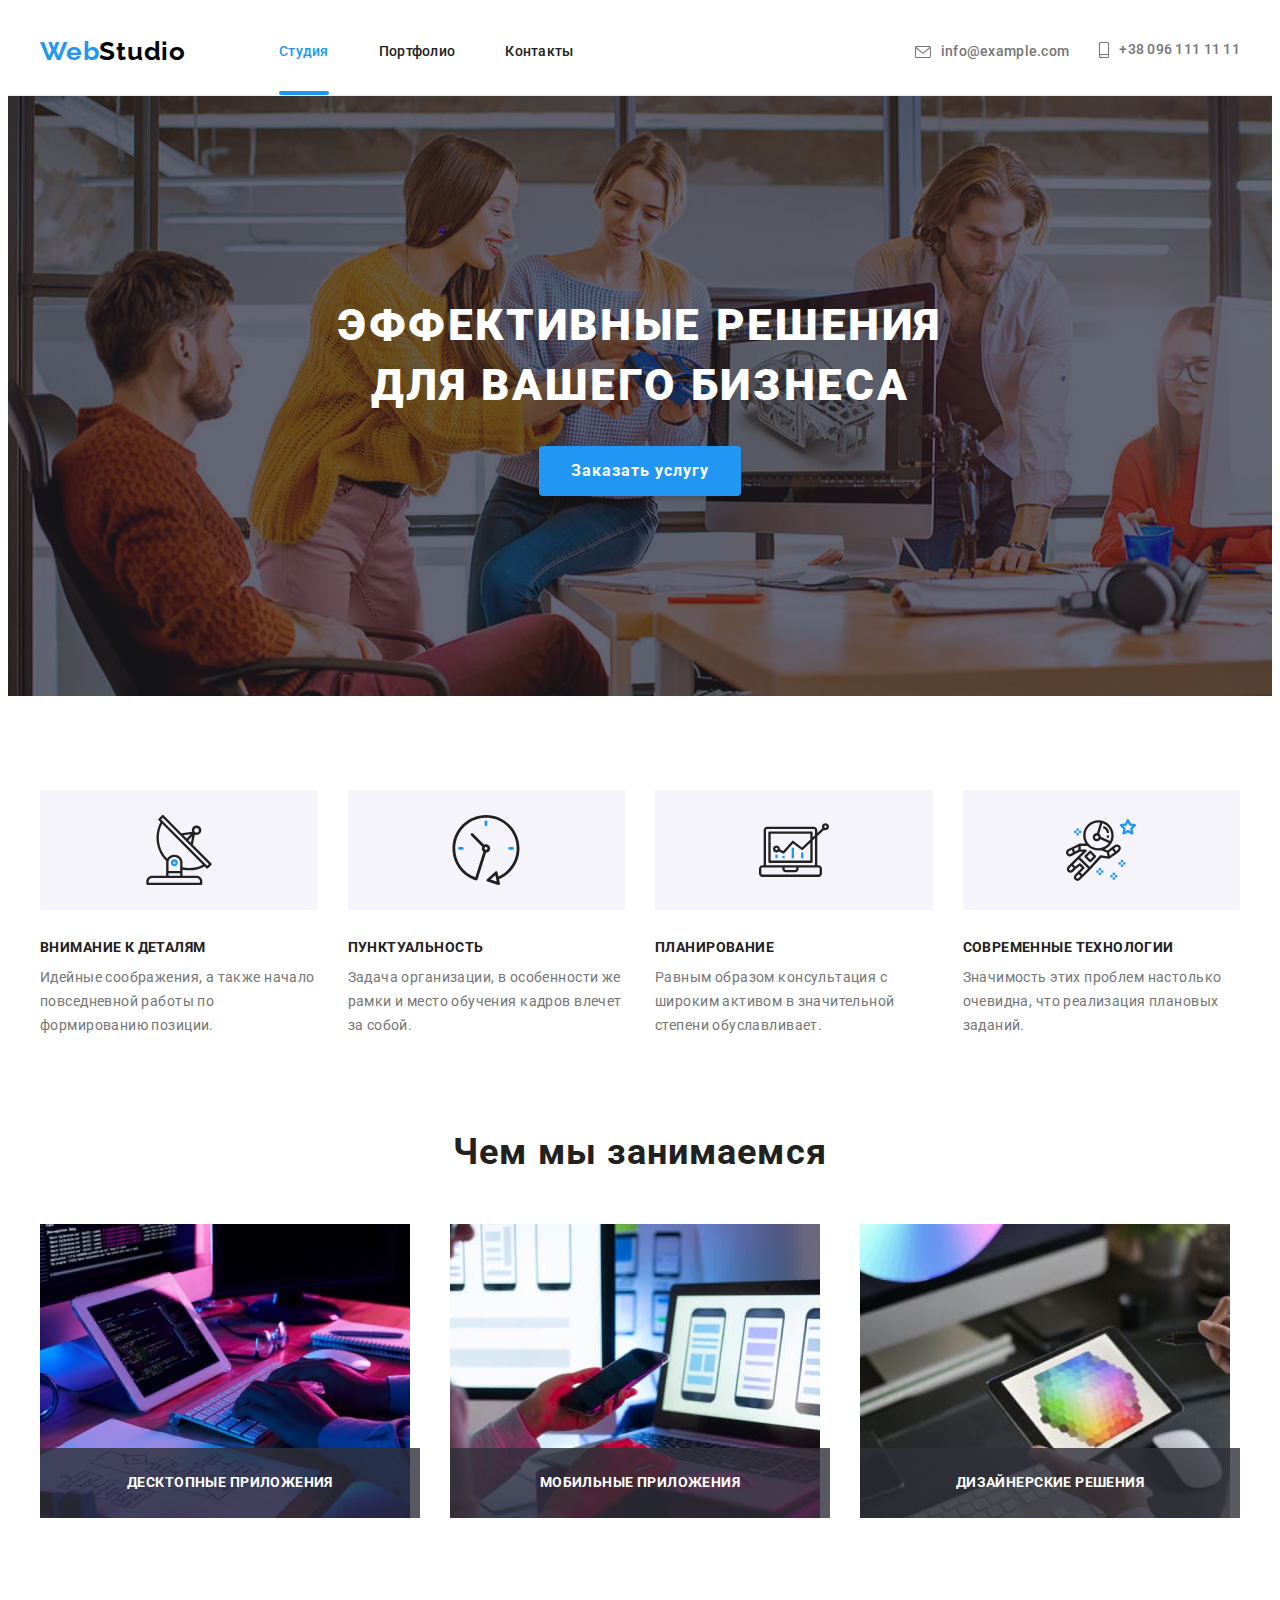
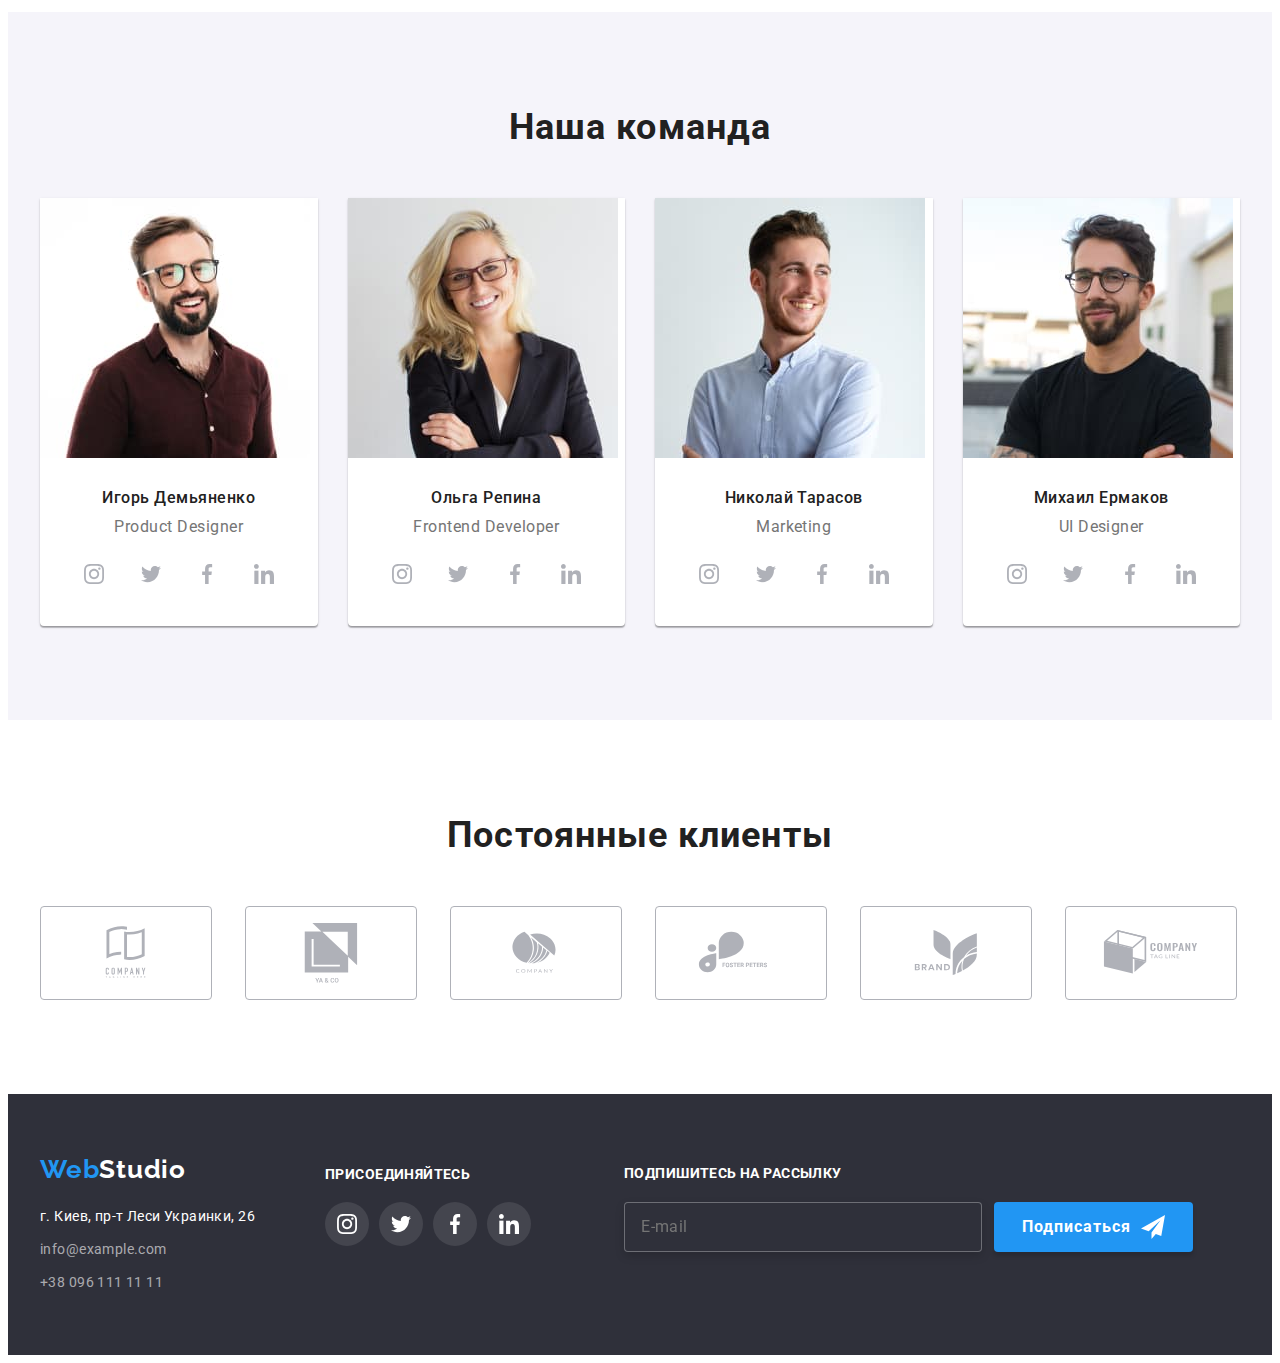
<file: index.html>
<!DOCTYPE html>
<html lang="ru">
<head>
    <meta charset="UTF-8">
    <meta http-equiv="X-UA-Compatible" content="IE=edge">
    <meta name="viewport" content="width=device-width, initial-scale=1.0">
    <title>WebStudio</title>
    <link href="https://fonts.googleapis.com/css2?family=Raleway:wght@700&family=Roboto:wght@400;500;700;900&display=swap" rel="stylesheet">
    <link rel="stylesheet" href="https://cdnjs.cloudflare.com/ajax/libs/modern-normalize/1.1.0/modern-normalize.min.css" integrity="sha512-wpPYUAdjBVSE4KJnH1VR1HeZfpl1ub8YT/NKx4PuQ5NmX2tKuGu6U/JRp5y+Y8XG2tV+wKQpNHVUX03MfMFn9Q==" crossorigin="anonymous" referrerpolicy="no-referrer" />
    <link rel="stylesheet" href="./css/styles.css">
    <link rel="stylesheet" href="./css/main.min.css">
</head>
<body>
    <header class="header">
        <div class="container header-container">
            <nav class="navigation">
                <a href="/" class="logo link">Web<span class="navigation__logo_theme_black">Studio</span></a>
                <ul class="nav-list list">
                   <li class="nav-list__item"><a href="./index.html" class="nav-list__link link current">Студия</a></li> 
                   <li class="nav-list__item"><a href="./portfolio.html" class="nav-list__link link">Портфолио</a></li>
                   <li class="nav-list__item"><a href="" class="nav-list__link link">Контакты</a></li>
                </ul>
            </nav>

            <ul class="header-contacts list">
                    <li class="header-contacts-item contacts-email">
                        <a href="mailto:info@example.com" class="contacts link">
                            <svg class="contacts__icon" width="16" height="12">
                                <use href="./img/symbol-defs.svg#icon-envelope"></use>
                            </svg>
                             info@example.com
                        </a>
                    </li>
                    <li class="header-contacts-item">
                        <a href="tel:+380961111111" class="contacts link">
                            <svg class="contacts__icon" width="10" height="16">
                                <use href="./img/symbol-defs.svg#icon-smartphone"></use>
                            </svg>
                            +38 096 111 11 11
                        </a>
                    </li>
            </ul>
        </div>
    </header>

    <main>
        <section class="hero">
            <div class="hero-container container">
                <h1 class="main-title">Эффективные решения<br>для вашего бизнеса</h1>
                <button type="button" class="hero-buttom" data-modal-open>Заказать услугу</button>
            </div>
            
        </section>

        <section class="feature section">
            <div class="feature-container container">
                <h2 class="feature-main-title visually-hidden">Наши преимущества</h2>
                <ul class="feature-container-item list">
                    <li class="feature-container-list">
                        <div class="feature-icon-container">
                            <svg class="feature-icon" width="70" height="70">
                                <use href="./img/symbol-defs.svg#icon-antenna"></use>
                            </svg>
                        </div>
                        <h3 class="feature-title">Внимание к деталям</h3>
                        <p class="feature-description">Идейные соображения, а также начало повседневной работы по формированию позиции.</p>
                    </li>
                    <li class="feature-container-list">
                        <div class="feature-icon-container">
                            <svg width="70" height="70">
                                <use href="./img/symbol-defs.svg#icon-clock"></use>
                            </svg>
                        </div>
                        <h3 class="feature-title">Пунктуальность</h3>
                        <p class="feature-description">Задача организации, в особенности же рамки и место обучения кадров влечет за собой.</p>
                    </li>
                    <li class="feature-container-list">
                        <div class="feature-icon-container">
                            <svg class="feature-icon" width="70" height="70">
                                <use href="./img/symbol-defs.svg#icon-diagram"></use>
                            </svg>
                        </div>
                        <h3 class="feature-title">Планирование</h3>
                        <p class="feature-description">Равным образом консультация с широким активом в значительной степени обуславливает.</p>
                    </li>
                    <li class="feature-container-list">
                        <div class="feature-icon-container">
                            <svg class="feature-icon" width="70" height="70">
                                <use href="./img/symbol-defs.svg#icon-astronaut"></use>
                            </svg>
                        </div>
                        <h3 class="feature-title">Современные технологии</h3>
                        <p class="feature-description">Значимость этих проблем настолько очевидна, что реализация плановых заданий.</p>
                    </li>
                </ul>
            </div>
        </section>
   
        <section class="direction section">
            <div class="direction-container container">
                <h2 class="direction-title">Чем мы занимаемся</h2>
                <ul class="direction-item list">
                    <li class="direction-item__list">
                        <img src="./img/program.jpg" alt="Десктопные приложения" width="370">
                        <p class="direction-item__list-name">Десктопные приложения</p>
                    </li>
                    <li class="direction-item__list">
                        <img src="./img/moby.jpg" alt="Мобильные приложения" width="370">
                        <p class="direction-item__list-name">Мобильные приложения</p>
                    </li>
                    <li class="direction-item__list">
                        <img src="./img/graph.jpg" alt="Дизайнерские решения" width="370">
                        <p class="direction-item__list-name">Дизайнерские решения</p>
                    </li>
                </ul>
            </div>
            
        </section>

        <section class="team section">
            <div class="team-container container">
                <h2 class="team-container__title">Наша команда</h2>
                <ul class="list team-card-item">
                    <li class="team-card">
                        <img class="team-member-photo" src="./img/demyanenko.jpg" alt="Игорь Демьяненко" width="270">
                        <div class="team-member-wrapper">
                            <h3 class="team-member">Игорь Демьяненко</h3>
                            <p lang="en" class="member-job">Product Designer</p>
                            <ul class="social-list list">
                                <li class="social-list-item">
                                    <a class="social-list-link" href="">
                                        <svg class="social-list-icon" width="20" height="20">
                                            <use href="./img/symbol-defs.svg#icon-instagram"></use>
                                        </svg>      
                                    </a>
                                </li>
                                <li class="social-list-item">
                                    <a class="social-list-link" href="">
                                        <svg class="social-list-icon"  width="20" height="20">
                                            <use href="./img/symbol-defs.svg#icon-twitter"></use>
                                        </svg> 
                                    </a>
                                </li>
                                <li class="social-list-item">
                                    <a class="social-list-link" href="">
                                        <svg class="social-list-icon" width="20" height="20">
                                            <use href="./img/symbol-defs.svg#icon-facebook"></use>
                                        </svg> 
                                    </a>
                                </li>
                                <li class="social-list-item">
                                    <a class="social-list-link" href="">
                                        <svg class="social-list-icon" width="20" height="20">
                                            <use href="./img/symbol-defs.svg#icon-linkedin"></use>
                                        </svg> 
                                    </a>
                                </li>
                            </ul>
                            
                        </div>
                    </li>
                    <li class="team-card">
                        <img class="team-member-photo" src="./img/repina.jpg" alt="Ольга Репина" width="270">
                        <div class="team-member-wrapper">
                            <h3 class="team-member">Ольга Репина</h3>
                            <p lang="en" class="member-job">Frontend Developer</p>
                            <ul class="social-list list">
                                <li class="social-list-item">
                                    <a class="social-list-link" href="">
                                        <svg class="social-list-icon" width="20" height="20">
                                            <use href="./img/symbol-defs.svg#icon-instagram"></use>
                                        </svg>      
                                    </a>
                                </li>
                                <li class="social-list-item">
                                    <a class="social-list-link" href="">
                                        <svg class="social-list-icon"  width="20" height="20">
                                            <use href="./img/symbol-defs.svg#icon-twitter"></use>
                                        </svg> 
                                    </a>
                                </li>
                                <li class="social-list-item">
                                    <a class="social-list-link" href="">
                                        <svg class="social-list-icon" width="20" height="20">
                                            <use href="./img/symbol-defs.svg#icon-facebook"></use>
                                        </svg> 
                                    </a>
                                </li>
                                <li class="social-list-item">
                                    <a class="social-list-link" href="">
                                        <svg class="social-list-icon" width="20" height="20">
                                            <use href="./img/symbol-defs.svg#icon-linkedin"></use>
                                        </svg> 
                                    </a>
                                </li>
                            </ul>
                        </div>
                     
                    </li>  
                    <li class="team-card">                 
                        <img class="team-member-photo" src="./img/tarasov.jpg" alt="Николай Тарасов" width="270">
                        <div class="team-member-wrapper">
                            <h3 class="team-member">Николай Тарасов</h3>
                            <p lang="en" class="member-job">Marketing</p>
                            <ul class="social-list list">
                                <li class="social-list-item">
                                    <a class="social-list-link" href="">
                                        <svg class="social-list-icon" width="20" height="20">
                                            <use href="./img/symbol-defs.svg#icon-instagram"></use>
                                        </svg>      
                                    </a>
                                </li>
                                <li class="social-list-item">
                                    <a class="social-list-link" href="">
                                        <svg class="social-list-icon"  width="20" height="20">
                                            <use href="./img/symbol-defs.svg#icon-twitter"></use>
                                        </svg> 
                                    </a>
                                </li>
                                <li class="social-list-item">
                                    <a class="social-list-link" href="">
                                        <svg class="social-list-icon" width="20" height="20">
                                            <use href="./img/symbol-defs.svg#icon-facebook"></use>
                                        </svg> 
                                    </a>
                                </li>
                                <li class="social-list-item">
                                    <a class="social-list-link" href="">
                                        <svg class="social-list-icon" width="20" height="20">
                                            <use href="./img/symbol-defs.svg#icon-linkedin"></use>
                                        </svg> 
                                    </a>
                                </li>
                            </ul>
                        </div>
                        
                    </li>
                    <li class="team-card">
                        <img class="team-member-photo" src="./img/yermakov.jpg" alt="Михаил Ермаков" width="270">
                        <div class="team-member-wrapper">
                            <h3 class="team-member">Михаил Ермаков</h3>
                            <p lang="en" class="member-job">UI Designer</p>
                            <ul class="social-list list">
                                <li class="social-list-item">
                                    <a class="social-list-link" href="">
                                        <svg class="social-list-icon" width="20" height="20">
                                            <use href="./img/symbol-defs.svg#icon-instagram"></use>
                                        </svg>      
                                    </a>
                                </li>
                                <li class="social-list-item">
                                    <a class="social-list-link" href="">
                                        <svg class="social-list-icon"  width="20" height="20">
                                            <use href="./img/symbol-defs.svg#icon-twitter"></use>
                                        </svg> 
                                    </a>
                                </li>
                                <li class="social-list-item">
                                    <a class="social-list-link" href="">
                                        <svg class="social-list-icon" width="20" height="20">
                                            <use href="./img/symbol-defs.svg#icon-facebook"></use>
                                        </svg> 
                                    </a>
                                </li>
                                <li class="social-list-item">
                                    <a class="social-list-link" href="">
                                        <svg class="social-list-icon" width="20" height="20">
                                            <use href="./img/symbol-defs.svg#icon-linkedin"></use>
                                        </svg> 
                                    </a>
                                </li>
                            </ul>
                        </div>
                        
                    </li>
                </ul>
            </div> 
        </section>

        <section class="clients-section section">
            <div class="clients-container container">
                <h2 class="clients-section-title">Постоянные клиенты</h2>
                <ul class="list clients-list">
                    <li class="clients-list-item">
                        <a href="" class="clients-link">
                            <svg class="clients-logo-icon" width="106" height="60">
                                <use href="./img/symbol-defs.svg#icon-logo"></use>
                            </svg>
                        </a>
                    </li>
                    <li class="clients-list-item">
                        <a href="" class="clients-link">
                            <svg class="clients-logo-icon" width="106" height="60">
                                <use href="./img/symbol-defs.svg#icon-group"></use>
                            </svg>
                        </a>
                    </li>
                    <li class="clients-list-item">
                        <a href="" class="clients-link">
                            <svg class="clients-logo-icon" width="106" height="60">
                                <use href="./img/symbol-defs.svg#icon-logo1"></use>
                            </svg>
                        </a>
                    </li>
                    <li class="clients-list-item">
                        <a href="" class="clients-link">
                            <svg class="clients-logo-icon" width="106" height="60">
                                <use href="./img/symbol-defs.svg#icon-logo2"></use>
                            </svg>
                        </a>
                    </li>
                    <li class="clients-list-item">
                        <a href="" class="clients-link">
                            <svg class="clients-logo-icon" width="106" height="60">
                                <use href="./img/symbol-defs.svg#icon-logo3"></use>
                            </svg>
                        </a>
                    </li>
                    <li class="clients-list-item">
                        <a href="" class="clients-link">
                            <svg class="clients-logo-icon" width="106" height="60">
                                <use href="./img/symbol-defs.svg#icon-logo4"></use>
                            </svg>
                        </a>
                    </li>
                </ul>
            </div>
        </section>

    </main>

    <footer class="footer">
        <div class="footer-container container">
            <div class="footer-container-address">
                <a class="footer-logo link logo" href="./index.html">Web<span class="footer-container-address__logo_theme_white">Studio</span></a>
                <address>
                    <ul class="list">
                        <li class="footer-contacts-item"><a href="/" target="_blank" class="footer-address link">г. Киев, пр-т Леси Украинки, 26</a></li>
                        <li class="footer-contacts-item"><a href="mailto:info@example.com" class="footer-email link">info@example.com</a></li>
                        <li class="footer-contacts-item"><a href="tel:+380961111111" class="footer-phone link">+38 096 111 11 11</a></li>
                    </ul>
                </address>
            </div>

            <div class="footer-container-social">
                <h3 class="footer-social-title">присоединяйтесь</h3>
                <ul class="social-list list">
                        <li class="footer-social-list-item">
                            <a class="footer-social-list-link" href="">
                                <svg class="footer-social-list-icon" width="20" height="20">
                                    <use href="./img/symbol-defs.svg#icon-instagram"></use>
                                </svg>      
                            </a>
                        </li>
                        <li class="footer-social-list-item">
                            <a class="footer-social-list-link" href="">
                                <svg class="footer-social-list-icon"  width="20" height="20">
                                    <use href="./img/symbol-defs.svg#icon-twitter"></use>
                                </svg> 
                            </a>
                        </li>
                        <li class="footer-social-list-item">
                            <a class="footer-social-list-link" href="">
                                <svg class="footer-social-list-icon" width="20" height="20">
                                    <use href="./img/symbol-defs.svg#icon-facebook"></use>
                                </svg> 
                            </a>
                        </li>
                        <li class="footer-social-list-item">
                            <a class="footer-social-list-link" href="">
                                <svg class="footer-social-list-icon" width="20" height="20">
                                    <use href="./img/symbol-defs.svg#icon-linkedin"></use>
                                </svg> 
                            </a>
                        </li>
                </ul>
            </div>
                
                <form class="footer-mail-form">
                    <p class="footer-form-title">Подпишитесь на рассылку</p>
                    <div class="footer-form-input-wrapper">
                        <input type="email" class="footer-form-input" placeholder="E-mail" name="user-email" required>
                        <button type="submit" class="footer-form-button">
                            Подписаться
                            <svg class="footer-form-icon" height="24" width="24">
                                <use href="./img/symbol-defs.svg#icon-send"></use>
                            </svg>
                        </button>    
                    </div>
                </form>
                
        </div>
   </footer>

   <div class="backdrop is-hidden" data-modal>
       <div class="modal">
            <button type="button" class="modal-close-btn" data-modal-close>
                <svg class="backdrop-close-icon" height="18" width="18">
                   <use href="./img/symbol-defs.svg#icon-close"></use>
                </svg>
            </button>
            <form class="contact-form">
                <p class="backdrop-title">Оставьте свои данные, мы вам перезвоним</p>
                <label class="contact-form-field">
                    <span class="contact-form-field-title">Имя</span> 
                    <span class="contact-form-input-wrapper">
                        <input type="text" name="user-name" class="contact-form-input" required>
                        <svg class="contact-form-icon" height="18" width="18">
                            <use href="./img/symbol-defs.svg#icon-person"></use>
                        </svg>
                    </span>
                </label>

                <label class="contact-form-field">
                    <span class="contact-form-field-title">Телефон</span> 
                    <span class="contact-form-input-wrapper">
                        <input type="tel" name="user-phone" class="contact-form-input" required>
                        <svg class="contact-form-icon" height="18" width="18">
                            <use href="./img/symbol-defs.svg#icon-phone"></use>
                        </svg>
                    </span>
                </label>

                <label class="contact-form-field">
                    <span class="contact-form-field-title">Почта</span> 
                    <span class="contact-form-input-wrapper">
                       <input type="email" name="user-email" class="contact-form-input">
                       <svg class="contact-form-icon" height="18" width="18">
                            <use href="./img/symbol-defs.svg#icon-email"></use>
                        </svg>
                    </span>
                </label>

                <label class="contact-form-field">
                    <span class="contact-form-field-title">Комментарий</span>
                    <textarea class="contact-form-input contact-form-input-message" name="user-message" placeholder="Введите текст"></textarea>
                </label>

                <div class="contact-form-checkbox-wrapper">
                    <input type="checkbox" name="accept-policy" class="contact-form-checkbox visually-hidden" id="policy-checkbox" required />
                    <label for="policy-checkbox" class="contact-form-checkbox-label">Соглашаюсь с рассылкой и принимаю&nbsp;
                        <a class="contract-conditions-link" href="">Условия договора</a>
                    </label>
                </div>

                <button type="submit" class="contact-form-button">Отправить</button>
            </form>
       </div>
    </div>
<script src="./js/modal.js"></script>
</body>
</html>
</file>
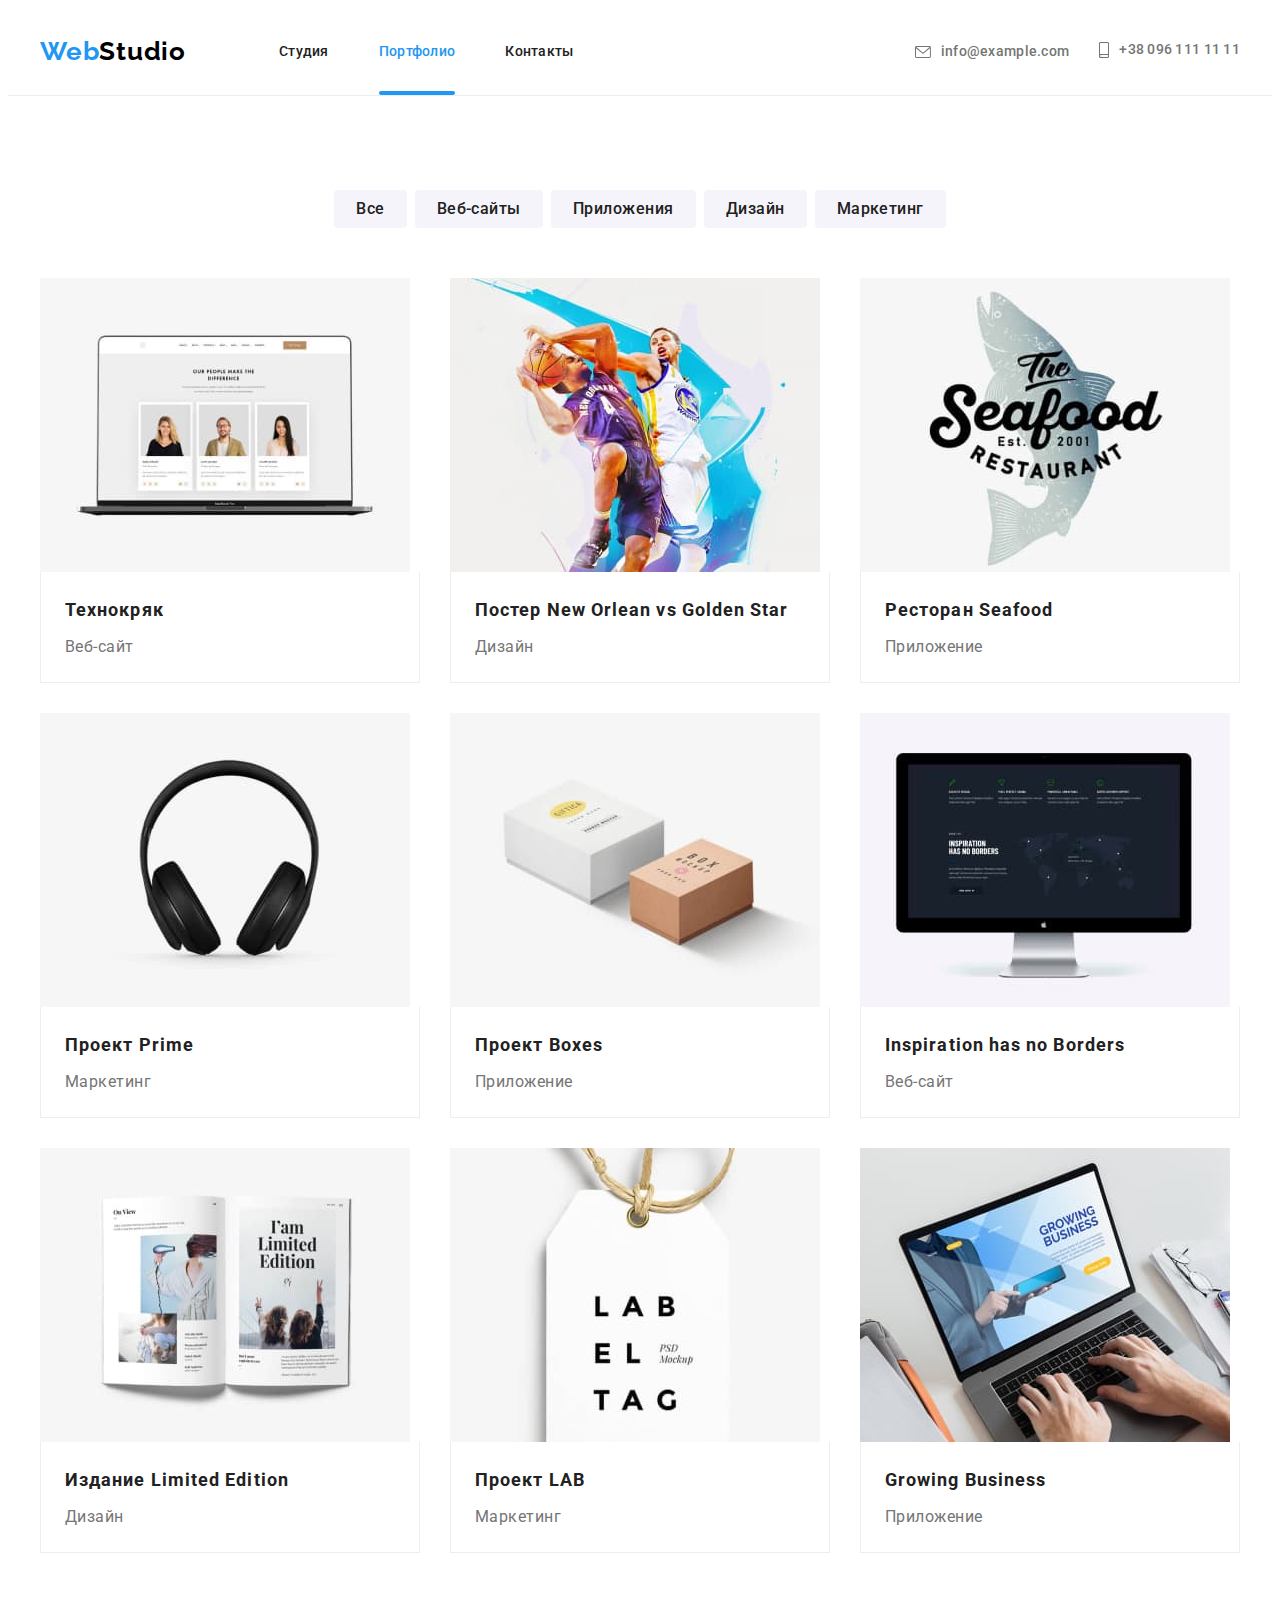
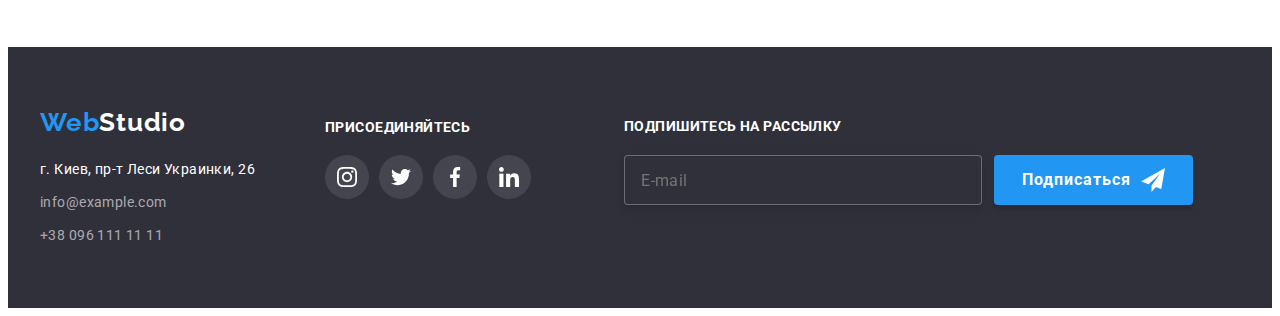
<file: portfolio.html>
<!DOCTYPE html>
<html lang="ru">
<head>
    <meta charset="UTF-8">
    <meta http-equiv="X-UA-Compatible" content="IE=edge">
    <meta name="viewport" content="width=device-width, initial-scale=1.0">
    <title>Portfolio</title>
    <link href="https://fonts.googleapis.com/css2?family=Raleway:wght@700&family=Roboto:wght@400;500;700;900&display=swap" rel="stylesheet">
    <link rel="stylesheet" href="https://cdnjs.cloudflare.com/ajax/libs/modern-normalize/1.1.0/modern-normalize.min.css" integrity="sha512-wpPYUAdjBVSE4KJnH1VR1HeZfpl1ub8YT/NKx4PuQ5NmX2tKuGu6U/JRp5y+Y8XG2tV+wKQpNHVUX03MfMFn9Q==" crossorigin="anonymous" referrerpolicy="no-referrer" />
    <link rel="stylesheet" href="./css/styles.css">
    <link rel="stylesheet" href="./css/main.min.css">
</head>
<body>
    <header class="header">
        <div class="container header-container">
            <nav class="navigation">
                <a href="./index.html" class="logo link">Web<span class="navigation__logo_theme_black">Studio</span></a>
                <ul class="nav-list list">
                   <li class="nav-list__item"><a href="./index.html" class="nav-list__link link">Студия</a></li> 
                   <li class="nav-list__item"><a href="./portfolio.html" class="nav-list__link link current">Портфолио</a></li>
                   <li class="nav-list__item"><a href="" class="nav-list__link link">Контакты</a></li>
                </ul>
            </nav>

            <ul class="header-contacts list">
                    <li class="header-contacts-item contacts-email">
                        <a href="mailto:info@example.com" class="contacts link">
                            <svg class="contacts__icon" width="16" height="12">
                                <use href="./img/symbol-defs.svg#icon-envelope"></use>
                            </svg>
                             info@example.com
                        </a>
                    </li>
                    <li class="header-contacts-item">
                        <a href="tel:+380961111111" class="contacts link">
                            <svg class="contacts__icon" width="10" height="16">
                                <use href="./img/symbol-defs.svg#icon-smartphone"></use>
                            </svg>
                            +38 096 111 11 11
                        </a>
                    </li>
            </ul>
        </div>
    </header>

    <main>
        <section class="portfolio section">
            <div class="portfolio-container container">
                <h2 class="portfolio-title visually-hidden">Примеры работ</h2>
                <ul class="portfolio-button-list list">
                    <li class="portfolio-button-item"><button class="portfolio-button" type="button">Все</button></li>
                    <li class="portfolio-button-item"><button class="portfolio-button" type="button">Веб-сайты</button></li>
                    <li class="portfolio-button-item"><button class="portfolio-button" type="button">Приложения</button></li>
                    <li class="portfolio-button-item"><button class="portfolio-button" type="button">Дизайн</button></li>
                    <li class="portfolio-button-item"><button class="portfolio-button" type="button">Маркетинг</button></li>
                </ul> 

                <ul class="portfolio-cards-list list">
                    <li class="portfolio-cards-item">
                        <a href="" class="portfolio-cards-item-link link">
                            <div class="portfolio-cards-img-container">
                                <img src="./img/tehnokryak.jpg" alt="Технокряк" width="370">
                                <p class="overlay">
                                    Технокряк это современная площадка распространения коронавируса. Компании используют эту платформу для цифрового шпионажа и атак на защищённые сервера конкурентов.
                                </p>
                            </div>
                                
                            <div class="portfolio-container-cards-name">
                                <h3 class="project-name">Технокряк</h3>                      
                                <p class="project-type">Веб-сайт</p>
                            </div>
                        </a>
                    </li>
                    <li class="portfolio-cards-item">
                            <a href="" class="portfolio-cards-item-link link">
                                <div class="portfolio-cards-img-container">
                                    <img src="./img/new-orleano-golden-star.jpg" alt="Постер New Orlean vs Golden Star" width="370">
                                    <p class="overlay">
                                        Технокряк это современная площадка распространения коронавируса. Компании используют эту платформу для цифрового шпионажа и атак на защищённые сервера конкурентов.
                                    </p>
                                </div>
                                
                                <div class="portfolio-container-cards-name">
                                    <h3 class="project-name">Постер New Orlean vs Golden Star</h3>                      
                                    <p class="project-type">Дизайн</p>
                                </div>
                            </a>
                        </li>
                        <li class="portfolio-cards-item">
                            <a href="" class="portfolio-cards-item-link link">
                                <div class="portfolio-cards-img-container">
                                    <img src="./img/seafood.jpg" alt="Ресторан Seafood" width="370">
                                    <p class="overlay">
                                        Технокряк это современная площадка распространения коронавируса. Компании используют эту платформу для цифрового шпионажа и атак на защищённые сервера конкурентов.
                                    </p>
                                </div>
                                
                                <div class="portfolio-container-cards-name">
                                    <h3 class="project-name">Ресторан Seafood</h3>                      
                                    <p class="project-type">Приложение</p>
                                </div>
                            </a>
                        </li>
                        <li class="portfolio-cards-item">
                            <a href="" class="portfolio-cards-item-link link">
                                <div class="portfolio-cards-img-container">
                                    <img src="./img/prime.jpg" alt="Проект Prime" width="370">
                                    <p class="overlay">
                                        Технокряк это современная площадка распространения коронавируса. Компании используют эту платформу для цифрового шпионажа и атак на защищённые сервера конкурентов.
                                    </p>
                                </div>
                                
                                <div class="portfolio-container-cards-name">
                                    <h3 class="project-name">Проект Prime</h3>                      
                                    <p class="project-type">Маркетинг</p>
                                </div>
                                
                            </a>
                        </li>
                        <li class="portfolio-cards-item">
                            <a href="" class="portfolio-cards-item-link link">
                                <div class="portfolio-cards-img-container">
                                    <img src="./img/boxes.jpg" alt="Проект Boxes" width="370">
                                    <p class="overlay">
                                        Технокряк это современная площадка распространения коронавируса. Компании используют эту платформу для цифрового шпионажа и атак на защищённые сервера конкурентов.
                                    </p>
                                </div>
                                
                                <div class="portfolio-container-cards-name">
                                    <h3 class="project-name">Проект Boxes</h3>                      
                                    <p class="project-type">Приложение</p>
                                </div>
                                
                            </a>
                        </li>
                        <li class="portfolio-cards-item">
                            <a href="" class="portfolio-cards-item-link link">
                                <div class="portfolio-cards-img-container">
                                    <img src="./img/inspiration-has-no-borders.jpg" alt="Inspiration has no Borders" width="370">
                                    <p class="overlay">
                                        Технокряк это современная площадка распространения коронавируса. Компании используют эту платформу для цифрового шпионажа и атак на защищённые сервера конкурентов.
                                    </p>
                                </div>
                                
                                <div class="portfolio-container-cards-name">
                                    <h3 class="project-name" lang="en">Inspiration has no Borders</h3>                      
                                    <p class="project-type">Веб-сайт</p>
                                </div>
                                
                            </a>
                        </li>
                        <li class="portfolio-cards-item">
                            <a href="" class="portfolio-cards-item-link link">
                                <div class="portfolio-cards-img-container">
                                    <img src="./img/limited-edition.jpg" alt="Издание Limited Edition" width="370">
                                    <p class="overlay">
                                        Технокряк это современная площадка распространения коронавируса. Компании используют эту платформу для цифрового шпионажа и атак на защищённые сервера конкурентов.
                                    </p>
                                </div>
                                
                                <div class="portfolio-container-cards-name">
                                    <h3 class="project-name">Издание Limited Edition</h3>                      
                                    <p class="project-type">Дизайн</p>
                                </div>
                                
                            </a>
                        </li>
                        <li class="portfolio-cards-item">
                            <a href="" class="portfolio-cards-item-link link">
                                <div class="portfolio-cards-img-container">
                                    <img src="./img/lab.jpg" alt="Проект LAB" width="370">
                                    <p class="overlay">
                                        Технокряк это современная площадка распространения коронавируса. Компании используют эту платформу для цифрового шпионажа и атак на защищённые сервера конкурентов.
                                    </p>
                                </div>
                                
                                <div class="portfolio-container-cards-name">
                                    <h3 class="project-name">Проект LAB</h3>                      
                                    <p class="project-type">Маркетинг</p>
                                </div>
                                
                            </a>
                        </li>
                        <li class="portfolio-cards-item">
                            <a href="" class="portfolio-cards-item-link link">
                                <div class="portfolio-cards-img-container">
                                    <img src="./img/growing-business.jpg" alt="Growing Business" width="370">
                                    <p class="overlay">
                                        Технокряк это современная площадка распространения коронавируса. Компании используют эту платформу для цифрового шпионажа и атак на защищённые сервера конкурентов.
                                    </p>
                                </div>
                                
                                <div class="portfolio-container-cards-name">
                                    <h3 class="project-name" lang="en">Growing Business</h3>                      
                                    <p class="project-type">Приложение</p>
                                </div>
                            </a>
                        </li>
                </ul> 
            </div> 
        </section>
        
    </main>

    <footer class="footer">
        <div class="footer-container container">
            <div class="footer-container-address">
                <a class="footer-logo link logo" href="./index.html">Web<span class="footer-container-address__logo_theme_white">Studio</span></a>
                <address>
                    <ul class="list">
                        <li class="footer-contacts-item"><a href="/" target="_blank" class="footer-address link">г. Киев, пр-т Леси Украинки, 26</a></li>
                        <li class="footer-contacts-item"><a href="mailto:info@example.com" class="footer-email link">info@example.com</a></li>
                        <li class="footer-contacts-item"><a href="tel:+380961111111" class="footer-phone link">+38 096 111 11 11</a></li>
                    </ul>
                </address>
            </div>

            <div class="footer-container-social">
                <h3 class="footer-social-title">присоединяйтесь</h3>
                <ul class="social-list list">
                        <li class="footer-social-list-item">
                            <a class="footer-social-list-link" href="">
                                <svg class="footer-social-list-icon" width="20" height="20">
                                    <use href="./img/symbol-defs.svg#icon-instagram"></use>
                                </svg>      
                            </a>
                        </li>
                        <li class="footer-social-list-item">
                            <a class="footer-social-list-link" href="">
                                <svg class="footer-social-list-icon"  width="20" height="20">
                                    <use href="./img/symbol-defs.svg#icon-twitter"></use>
                                </svg> 
                            </a>
                        </li>
                        <li class="footer-social-list-item">
                            <a class="footer-social-list-link" href="">
                                <svg class="footer-social-list-icon" width="20" height="20">
                                    <use href="./img/symbol-defs.svg#icon-facebook"></use>
                                </svg> 
                            </a>
                        </li>
                        <li class="footer-social-list-item">
                            <a class="footer-social-list-link" href="">
                                <svg class="footer-social-list-icon" width="20" height="20">
                                    <use href="./img/symbol-defs.svg#icon-linkedin"></use>
                                </svg> 
                            </a>
                        </li>
                </ul>
            </div>

            <form class="footer-mail-form">
                    <p class="footer-form-title">Подпишитесь на рассылку</p>
                    <div class="footer-form-input-wrapper">
                        <input type="email" class="footer-form-input" placeholder="E-mail" name="user-email" required>
                        <button type="submit" class="footer-form-button">
                            Подписаться
                            <svg class="footer-form-icon" height="24" width="24">
                                <use href="./img/symbol-defs.svg#icon-send"></use>
                            </svg>
                        </button>    
                    </div>
            </form>
         </div>
   </footer>

</body>
</html>
</file>
<file: css/styles.css>
/* ------START NAVIGATION------ */

/* ------END NAVIGATION------ */

/* ------START HERO------ */


/* ------END HERO------ */

/* ------START FEATURE------ */





/* ------END FEATURE------ */

/* ------START direction------ */

/* ------END direction------ */

/* ------START TEAM------ */


/* ------END TEAM------ */

/* ------START Clients Section------ */



/* ------END Clients Section------ */


/* ------START FOOTER------ */


/* ------END FOOTER------ */

/* ------START PORTFOLIO------ */
</file>
<file: css/main.min.css>
:root{--primary-text-color: #757575;--title-text-color:#212121;--accent-color:#2196F3;--primary-white-color:#FFFFFF;--logo-black-color:#000000;--hero-background-color:#2F303A;--hero-btm-focus:#188CE8;--team-background-color:#F5F4FA;--footer-email-phone: rgba(255, 255, 255, 0.6)}body{background-color:var(--primary-white-color);color:var(--primary-text-color);font-family:Roboto, sans-serif;font-style:normal;font-weight:400}h1,h2,h3,h4,h5,h6{margin-top:0;margin-bottom:0}ul,ol,p{margin-top:0;margin-bottom:0;padding-left:0}img{display:block;max-width:100%;height:auto}.list{list-style:none}.link{text-decoration:none}.section{padding-top:94px;padding-bottom:94px}.container{width:1200px;padding-left:15px;padding-right:15px;margin-left:auto;margin-right:auto}.visually-hidden{position:fixed;transform:scale(0)}.social-list-icon{fill:#AFB1B8;transition:fill 250ms cubic-bezier(0.4, 0, 0.2, 1)}.social-list-link:hover .social-list-icon,.social-list-link:focus .social-list-icon{fill:var(--primary-white-color)}.social-list-link{width:44px;height:44px;background-color:var(--primary-white-color);border-radius:50%;display:flex;justify-content:center;align-items:center;transition:background-color 250ms cubic-bezier(0.4, 0, 0.2, 1)}.social-list-link:focus,.social-list-link:hover{background-color:var(--accent-color)}.logo{color:var(--accent-color);font-family:Raleway;font-weight:bold;font-size:26px;line-height:1.19;letter-spacing:0.03em;margin-right:93px}.backdrop{position:fixed;top:0;left:0;width:100%;height:100%;background-color:rgba(0,0,0,0.2);transition:opacity 250ms cubic-bezier(0.4, 0, 0.2, 1),visibility 250ms cubic-bezier(0.4, 0, 0.2, 1)}.backdrop.is-hidden{opacity:0;visibility:hidden;pointer-events:none}.modal{width:528px;height:581px;background-color:var(--primary-white-color);box-shadow:0px 1px 3px rgba(0,0,0,0.12),0px 1px 1px rgba(0,0,0,0.14),0px 2px 1px rgba(0,0,0,0.2);border-radius:4px;position:absolute;top:50%;left:50%;transform:translate(-50%, -50%);padding:40px}.modal-close-btn{position:absolute;top:8px;right:8px;width:30px;height:30px;background-color:var(--primary-white-color);border:1px solid rgba(0,0,0,0.1);border-radius:50%;box-sizing:border-box;padding:0;display:flex;justify-content:center;align-items:center;cursor:pointer;transition:fill 250ms cubic-bezier(0.4, 0, 0.2, 1)}.modal-close-btn:focus,.modal-close-btn:hover{outline:none}.modal-close-btn:focus .backdrop-close-icon,.modal-close-btn:hover .backdrop-close-icon{fill:var(--accent-color)}.contact-form-field{display:block;margin-bottom:10px}.contact-form-input{width:100%;height:40px;border:1px solid rgba(33,33,33,0.2);box-sizing:border-box;border-radius:4px;padding-left:42px;transition:border 250ms cubic-bezier(0.4, 0, 0.2, 1),outline 250ms cubic-bezier(0.4, 0, 0.2, 1)}.contact-form-input:focus,.contact-form-input:hover{outline:none;border:1px solid #2196F3}.contact-form-icon{position:absolute;top:50%;left:12px;transform:translateY(-50%);transition:fill 250ms cubic-bezier(0.4, 0, 0.2, 1)}.contact-form-input:focus+.contact-form-icon,.contact-form-input:hover+.contact-form-icon{fill:var(--accent-color)}.backdrop-title{font-family:'Roboto';font-style:normal;font-weight:700;font-size:20px;line-height:1.15;text-align:center;letter-spacing:0.03em;color:var(--title-text-color);margin-bottom:12px}.contact-form-field-title{font-family:'Roboto';font-style:normal;font-weight:400;font-size:12px;line-height:1.17;letter-spacing:0.01em;color:var(--primary-text-color)}.contact-form-input-wrapper{position:relative;display:block;margin-top:4px}.contact-form-input-message{min-height:120px;resize:none;padding:12px 16px}.contact-form-input-message::placeholder{font-family:'Roboto';font-style:normal;font-weight:400;font-size:12px;line-height:1.17;letter-spacing:0.01em;color:rgba(117,117,117,0.5)}.contact-form-checkbox-label{font-family:'Roboto';font-style:normal;font-weight:400;font-size:14px;line-height:1.71;letter-spacing:0.03em;color:var(--primary-text-color);display:flex;align-items:center}.contact-form-checkbox-label::before{content:'';display:inline-block;width:16px;height:15px;cursor:pointer;margin-left:12px;margin-right:8px;border:1px solid #000000;box-sizing:border-box;border-radius:2px;transition:outline 250ms cubic-bezier(0.4, 0, 0.2, 1)}.contact-form-checkbox:checked+.contact-form-checkbox-label::before{border:none;background-color:var(--accent-color);border-radius:2px;background-image:url("../img/Check.svg");background-repeat:no-repeat;background-position:center}.contact-form-checkbox:focus+.contact-form-checkbox-label::before{outline:1px solid #2196F3;border:none}.contact-form-checkbox-wrapper{margin-bottom:30px}.contact-form-button{padding:10px 55px 10px 55px;border:none;background-color:#2196F3;border-radius:4px;box-shadow:0px 4px 4px rgba(0,0,0,0.15);font-family:'Roboto';font-style:normal;font-weight:700;font-size:16px;line-height:1.875;letter-spacing:0.06em;color:var(--primary-white-color);display:block;margin:0 auto;cursor:pointer;transition:background-color 250ms cubic-bezier(0.4, 0, 0.2, 1)}.contact-form-button:focus,.contact-form-button:hover{background-color:#188CE8;outline:none}.contract-conditions-link{font-family:'Roboto';font-style:normal;font-weight:400;font-size:14px;line-height:1.71;letter-spacing:0.03em;color:var(--accent-color);text-decoration-line:underline}.clients-list{display:flex;flex-wrap:wrap;margin-left:-30px;margin-top:-30px}.clients-list-item{margin-left:30px;margin-top:30px;flex-basis:calc((100% - 180px) / 6)}.clients-logo-icon{fill:#AFB1B8;transition:fill 250ms cubic-bezier(0.4, 0, 0.2, 1)}.clients-link:hover .clients-logo-icon,.clients-link:focus .clients-logo-icon{fill:#2196F3}.clients-link{border:1px solid #AFB1B8;border-radius:4px;display:flex;justify-content:center;align-items:center;width:170px;height:92px;transition:border 250ms cubic-bezier(0.4, 0, 0.2, 1)}.clients-link:hover,.clients-link:focus{border:1px solid #2196F3}.footer{background-color:var(--hero-background-color);padding:60px 0}.footer-address{font-size:14px;line-height:1.71;letter-spacing:0.03em;color:var(--primary-white-color);font-style:normal;transition:color 250ms cubic-bezier(0.4, 0, 0.2, 1)}.footer-address:hover,.footer-address:focus{color:var(--accent-color)}.footer-email{font-style:normal;font-size:14px;line-height:1.71;letter-spacing:0.03em;color:var(--footer-email-phone);transition:color 250ms cubic-bezier(0.4, 0, 0.2, 1)}.footer-email:hover,.footer-email:focus{color:var(--accent-color)}.footer-phone{font-style:normal;font-size:14px;line-height:1.71;letter-spacing:0.03em;color:var(--footer-email-phone);transition:color 250ms cubic-bezier(0.4, 0, 0.2, 1)}.footer-phone:hover,.footer-phone:focus{color:var(--accent-color)}.footer-container{display:flex}.footer-container-address{display:flex;flex-direction:column;margin-right:70px}.footer-logo{margin-bottom:20px;margin-right:0px}.footer-contacts-item:not(:last-child){margin-bottom:9px}.footer-social-title{font-family:Roboto;font-style:normal;font-weight:bold;font-size:14px;line-height:16px;letter-spacing:0.03em;text-transform:uppercase;color:var(--primary-white-color);margin-bottom:20px}.footer-container-social{display:flex;flex-direction:column;padding-top:12px;margin-right:93px}.footer-social-list-link{width:44px;height:44px;background:rgba(255,255,255,0.1);border-radius:50%;display:flex;justify-content:center;align-items:center;transition:background-color 250ms cubic-bezier(0.4, 0, 0.2, 1)}.footer-social-list-link:hover,.footer-social-list-link:focus{background-color:var(--accent-color)}.footer-social-list-icon{fill:var(--primary-white-color);transition:fill 250ms cubic-bezier(0.4, 0, 0.2, 1)}.footer-social-list-item:not(:last-child){margin-right:10px}.footer-social-list-link:hover .social-list-icon,.footer-social-list-link:focus .social-list-icon{fill:var(--primary-white-color)}.footer-mail-form{padding-top:12px;display:flex;flex-direction:column}.footer-form-title{display:flex;font-family:'Roboto';font-style:normal;font-weight:700;font-size:14px;line-height:1.14;letter-spacing:0.03em;text-transform:uppercase;color:var(--primary-white-color);margin-bottom:20px}.footer-form-input-wrapper{display:flex;justify-content:space-between;align-items:center}.footer-form-input{width:358px;height:50px;border:1px solid rgba(255,255,255,0.3);box-sizing:border-box;filter:drop-shadow(0px 4px 4px rgba(0,0,0,0.15));border-radius:4px;background-color:#2F303A;font-family:'Roboto';font-style:normal;font-weight:400;font-size:16px;line-height:1.25;letter-spacing:0.03em;color:rgba(255,255,255,0.6);padding:15px 16px;margin-right:12px}.footer-form-button{display:flex;align-items:center;justify-content:space-between;border:none;padding:10px 28px;background:var(--accent-color);box-shadow:0px 4px 4px rgba(0,0,0,0.15);border-radius:4px;font-family:'Roboto';font-style:normal;font-weight:700;font-size:16px;line-height:1.875;letter-spacing:0.06em;color:var(--primary-white-color);cursor:pointer;transition:background-color 250ms cubic-bezier(0.4, 0, 0.2, 1)}.footer-form-button:focus,.footer-form-button:hover{background-color:#188CE8}.footer-form-icon{margin-left:10px}.portfolio-button-list{display:flex;margin-bottom:50px;justify-content:center}.portfolio-button{font-family:inherit;font-weight:500;font-size:16px;line-height:1.63;letter-spacing:0.03em;color:var(--title-text-color);background-color:var(--team-background-color);cursor:pointer;padding-left:22px;padding-right:22px;padding-top:6px;padding-bottom:6px;border-radius:4px;border:none;transition:color 250ms cubic-bezier(0.4, 0, 0.2, 1),background-color 250ms cubic-bezier(0.4, 0, 0.2, 1),box-shadow 250ms cubic-bezier(0.4, 0, 0.2, 1)}.portfolio-button:hover,.portfolio-button:focus{background-color:var(--accent-color);color:var(--primary-white-color);box-shadow:0px 3px 1px rgba(0,0,0,0.1),0px 1px 2px rgba(0,0,0,0.08),0px 2px 2px rgba(0,0,0,0.12)}.portfolio-button-item:not(:last-child){margin-right:8px}.portfolio-cards-list{background-color:var(--primary-white-color);display:flex;flex-wrap:wrap;margin-top:-30px;margin-left:-30px}.portfolio-cards-item{flex-basis:calc((100% - 90px) / 3);margin-left:30px;margin-top:30px;transition:box-shadow 250ms cubic-bezier(0.4, 0, 0.2, 1)}.portfolio-cards-item:hover,.portfolio-cards-item:focus{box-shadow:0px 3px 1px rgba(0,0,0,0.1),0px 1px 2px rgba(0,0,0,0.08),0px 2px 2px rgba(0,0,0,0.12)}.portfolio-container-cards-name{padding-top:20px;padding-bottom:20px;padding-left:24px;padding-right:24px;border-bottom:1px solid #EEEEEE;border-left:1px solid #EEEEEE;border-right:1px solid #EEEEEE}.project-name{font-weight:bold;font-size:18px;line-height:2;letter-spacing:0.06em;color:var(--title-text-color);margin-bottom:4px}.project-type{font-size:16px;line-height:1.88;letter-spacing:0.03em;color:var(--primary-text-color)}.portfolio-cards-img-container{position:relative;overflow:hidden}.overlay{position:absolute;top:0;left:0;width:100%;height:100%;background-color:rgba(33,150,243,0.9);color:var(--primary-white-color);padding:63px 24px;font-family:Roboto;font-size:18px;font-weight:400;line-height:1.56;letter-spacing:0.03em;overflow:auto;transform:translateY(100%);transition:transform 250ms cubic-bezier(0.4, 0, 0.2, 1)}.portfolio-cards-item-link:hover .overlay,.portfolio-cards-item-link:focus .overlay{transform:translateY(0%)}.header{padding-top:24px;padding-bottom:25px;border-bottom:1px solid #ECECEC}.header-container{display:flex;align-items:center;justify-content:space-between}.navigation{display:flex;align-items:center}.nav-list{display:flex;align-items:center}.navigation__logo_theme_black{color:var(--logo-black-color)}.footer-container-address__logo_theme_white{color:var(--primary-white-color)}.nav-list__link{color:var(--title-text-color);font-weight:500;font-size:14px;line-height:1.14;letter-spacing:0.02em;padding-top:32px;padding-bottom:32px;transition:color 250ms cubic-bezier(0.4, 0, 0.2, 1);position:relative}.nav-list__link:hover,.nav-list__link:focus{color:var(--accent-color)}.nav-list__item:not(:last-child){margin-right:50px}.current{color:var(--accent-color)}.current::after{content:"";background:var(--accent-color);border-radius:2px;height:4px;width:100%;position:absolute;left:0;bottom:-4px}.header-contacts{display:flex;align-items:baseline}.contacts{display:flex;align-items:center;font-weight:500;font-size:14px;line-height:1.14;letter-spacing:0.02em;color:var(--primary-text-color);padding-top:10px;padding-bottom:10px;transition:color 250ms cubic-bezier(0.4, 0, 0.2, 1)}.contacts:hover,.contacts:focus{color:var(--accent-color)}.contacts__icon{fill:currentColor;margin-right:10px}.contacts-email{margin-right:30px}.hero-container{display:flex;flex-direction:column;align-items:center}.hero{background-image:linear-gradient(rgba(47,48,58,0.4), rgba(47,48,58,0.4)),url("../img/background.jpg");background-repeat:no-repeat;background-size:cover;background-color:#C4C4C4;padding:200px 0;max-width:1600px;margin:0 auto}.main-title{font-weight:900;font-size:44px;line-height:1.36;letter-spacing:0.06em;text-transform:uppercase;color:var(--primary-white-color);text-align:center;margin-bottom:30px}.hero-buttom{font-family:inherit;font-weight:bold;font-size:16px;line-height:1.88;letter-spacing:0.06em;color:var(--primary-white-color);background-color:var(--accent-color);cursor:pointer;padding-left:32px;padding-right:32px;padding-top:10px;padding-bottom:10px;box-shadow:0px 4px 4px rgba(0,0,0,0.15);border-radius:4px;border:none;transition:background-color 250ms cubic-bezier(0.4, 0, 0.2, 1)}.hero-buttom:hover,.hero-buttom:focus{background-color:var(--hero-btm-focus)}.feature-container-item{display:flex;flex-wrap:wrap;margin-left:-30px;margin-top:-30px}.feature-title{font-weight:bold;font-size:14px;line-height:1.14;letter-spacing:0.03em;text-transform:uppercase;color:var(--title-text-color);margin-bottom:10px}.feature-description{font-size:14px;line-height:1.71;letter-spacing:0.03em}.feature-container-list{flex-basis:calc((100% - 120px) / 4);margin-left:30px;margin-top:30px}.feature-icon-container{background-color:var(--team-background-color);margin-bottom:30px;height:120px;display:flex;justify-content:center;align-items:center}.direction-item{display:flex;flex-wrap:wrap;margin-left:-30px;margin-top:-30px}.direction-item__list{margin-left:30px;margin-top:30px;flex-basis:calc((100% - 90px) / 3);position:relative}.direction{padding-top:0px}.direction-item__list-name{position:absolute;background-color:rgba(47,48,58,0.8);font-family:'Roboto';font-weight:700;font-size:14px;line-height:1.14;text-align:center;letter-spacing:0.03em;text-transform:uppercase;color:var(--primary-white-color);padding-top:27px;padding-bottom:27px;width:100%;bottom:0%;left:0%}.team{background-color:var(--team-background-color)}.team-container__title{margin-bottom:50px;text-align:center}.team-card-item{display:flex;flex-wrap:wrap;margin-left:-30px;margin-top:-30px}.team-card{background-color:var(--primary-white-color);box-shadow:0px 1px 3px rgba(0,0,0,0.12),0px 1px 1px rgba(0,0,0,0.14),0px 2px 1px rgba(0,0,0,0.2);border-radius:0px 0px 4px 4px;flex-basis:calc((100% - 120px) / 4);margin-left:30px;margin-top:30px}.direction-title,.team-container__title,.feature-main-title,.portfolio-title,.clients-section-title{font-weight:bold;font-size:36px;line-height:1.17;letter-spacing:0.03em;color:var(--title-text-color);text-align:center;margin-bottom:50px}.team-member{font-weight:500;font-size:16px;line-height:1.19;letter-spacing:0.03em;color:var(--title-text-color);margin-bottom:10px;text-align:center}.member-job{font-size:16px;line-height:1.19;letter-spacing:0.03em;text-align:center;margin-bottom:16px}.team-member-wrapper{padding-top:30px;padding-bottom:30px}.social-list{display:flex;justify-content:space-between}.team-member-wrapper{padding-left:32px;padding-right:32px;padding-bottom:30px}
/*# sourceMappingURL=main.min.css.map */
</file>
